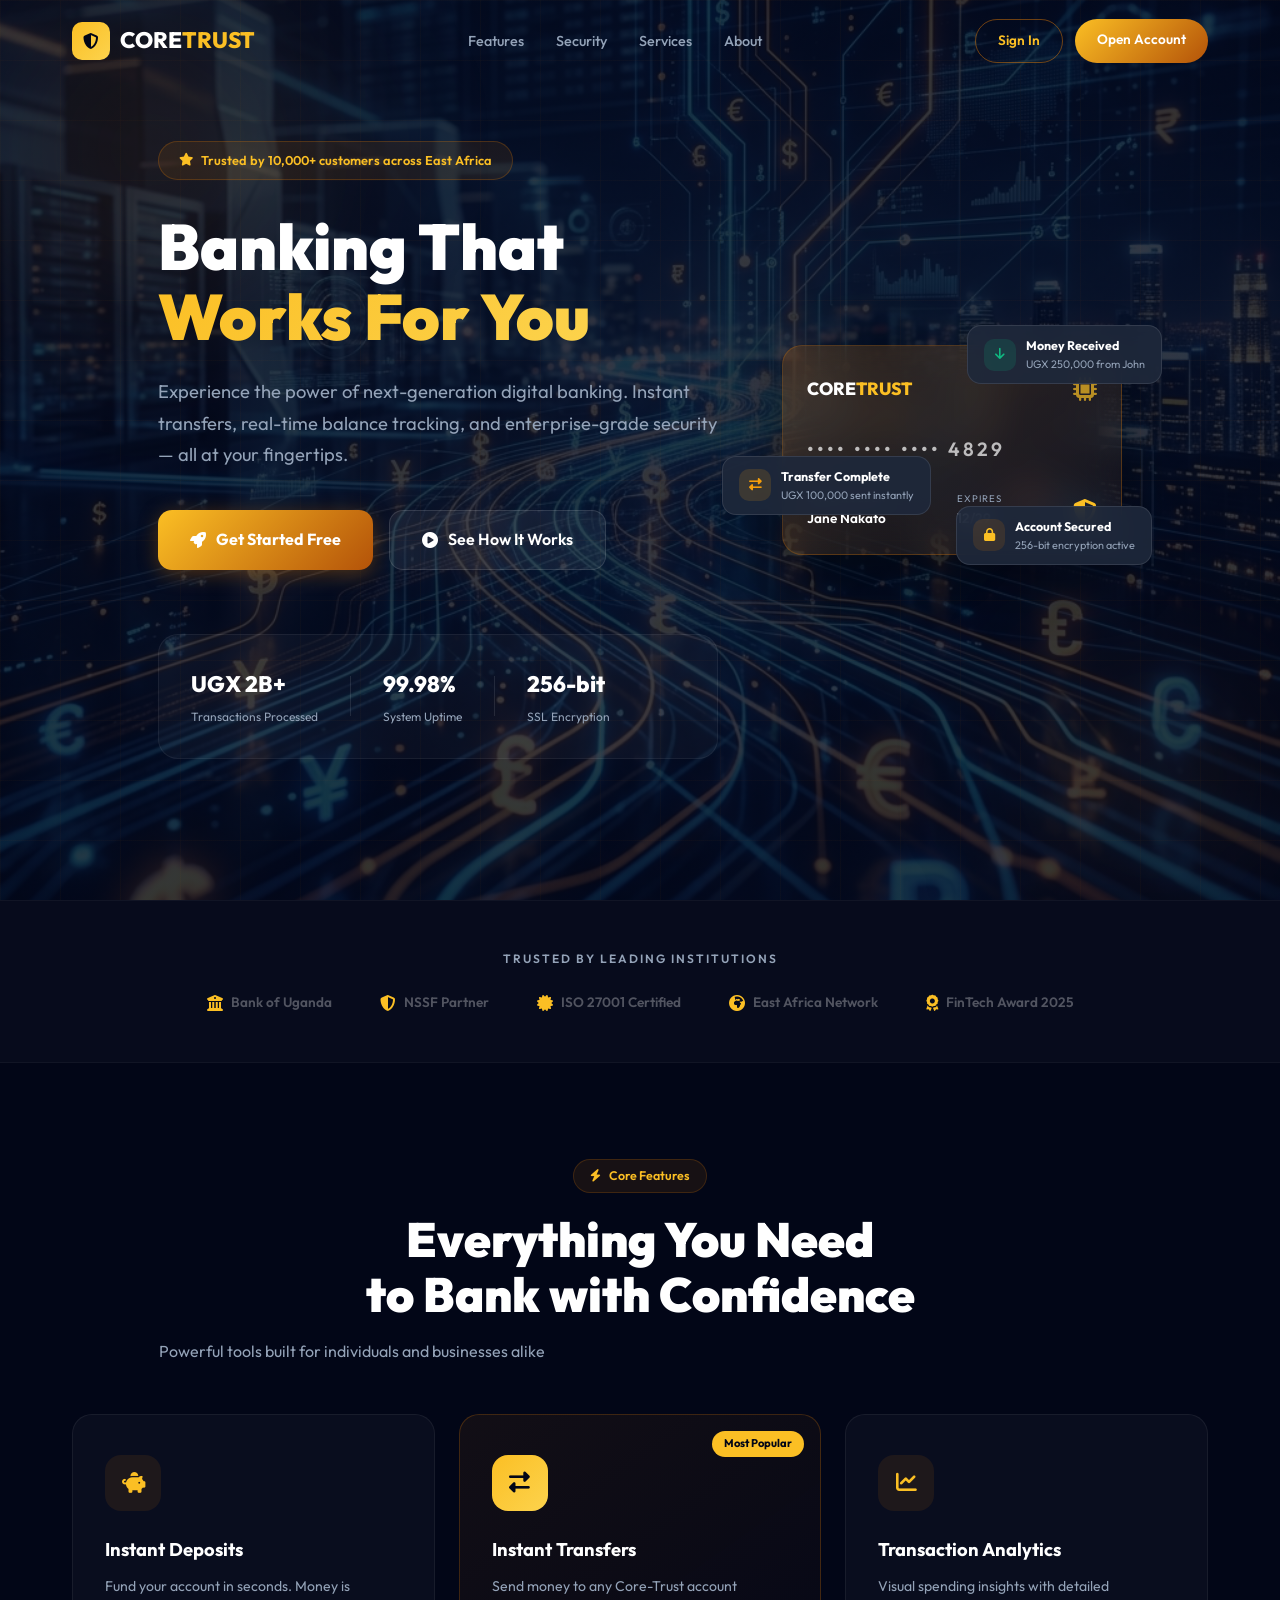
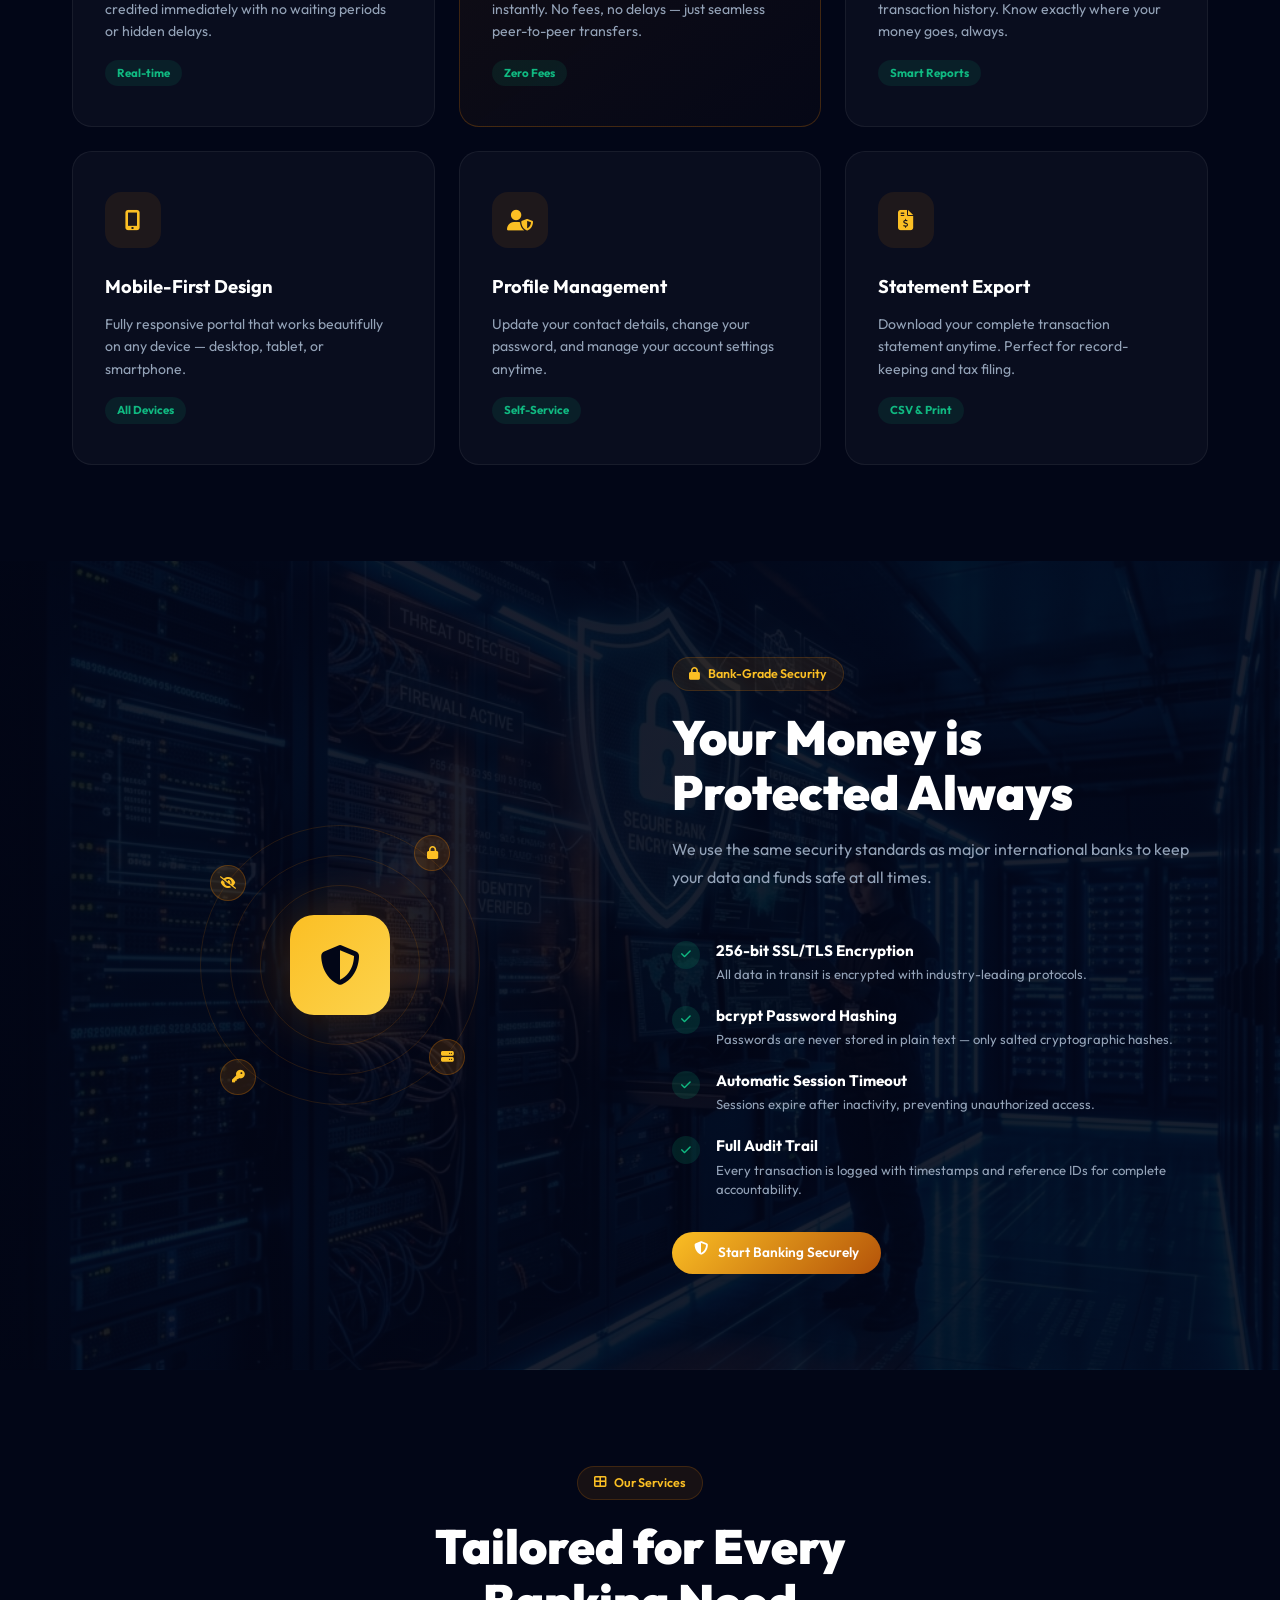
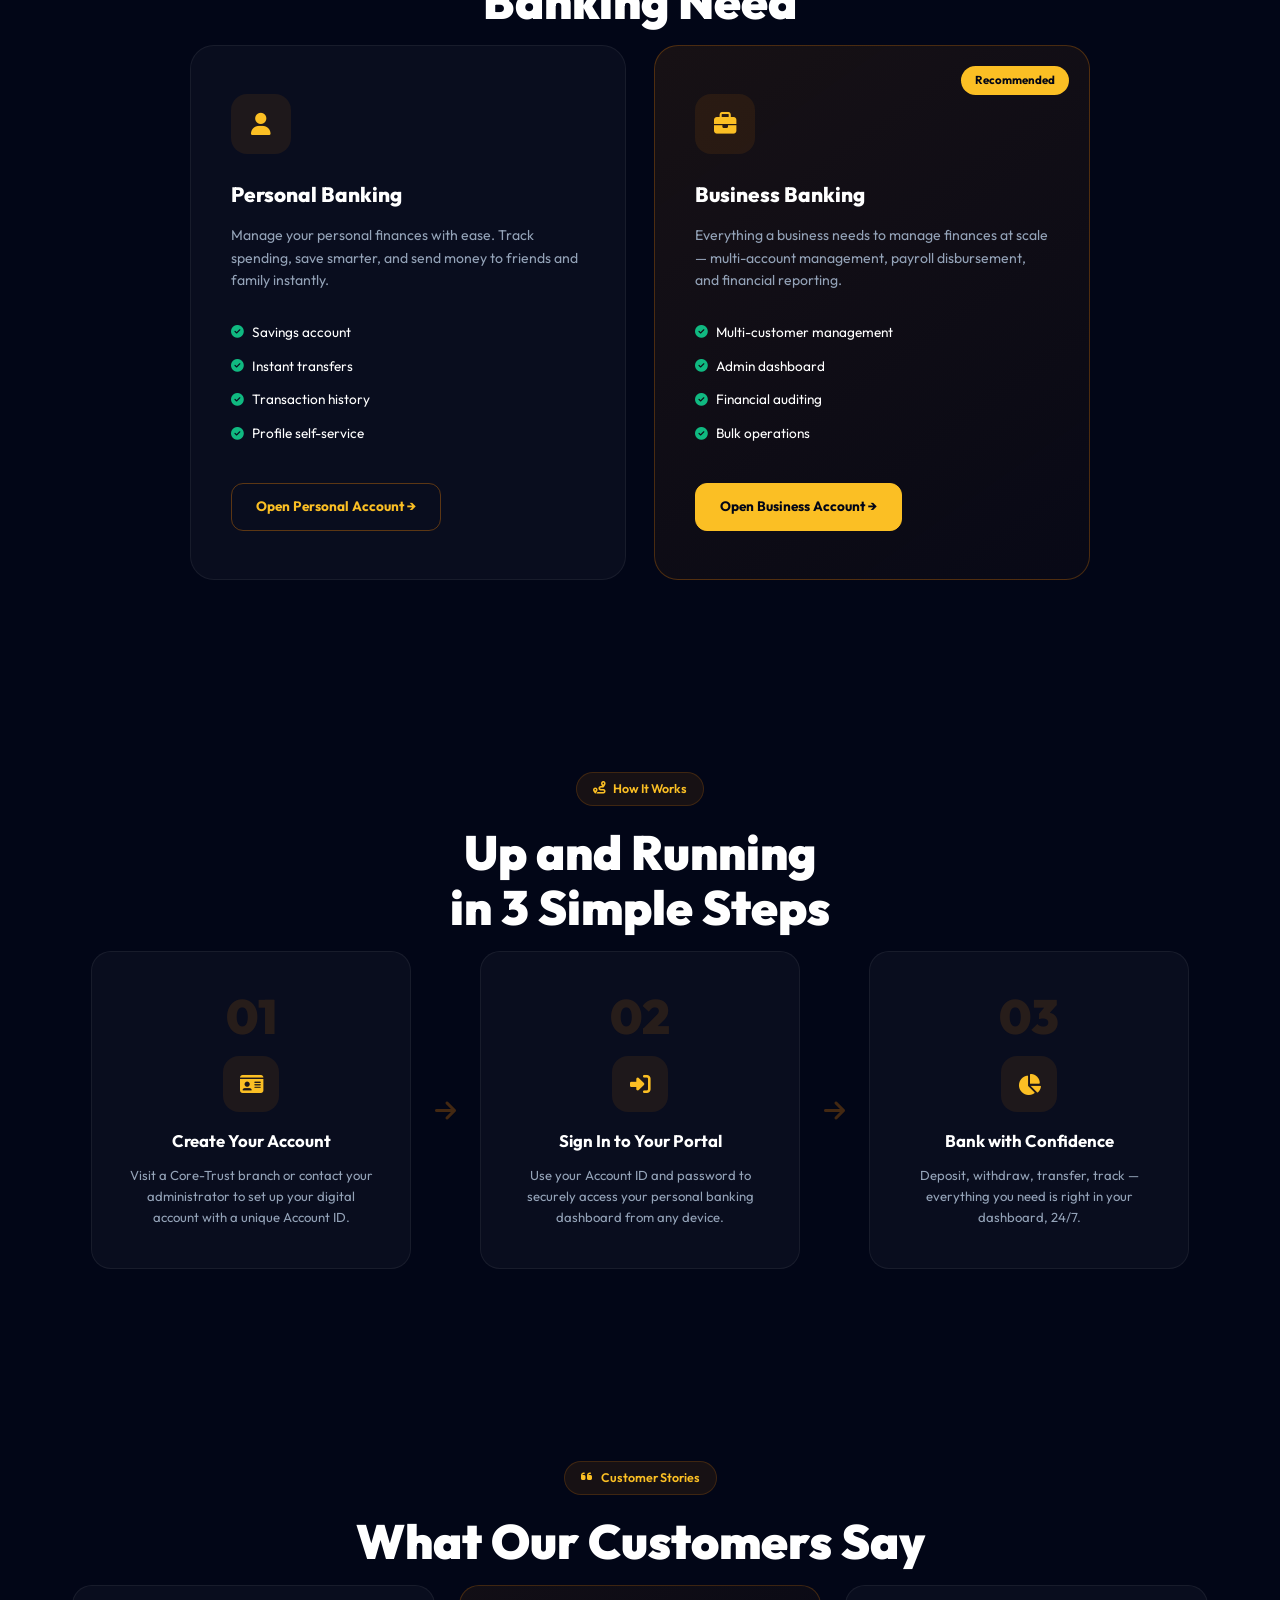
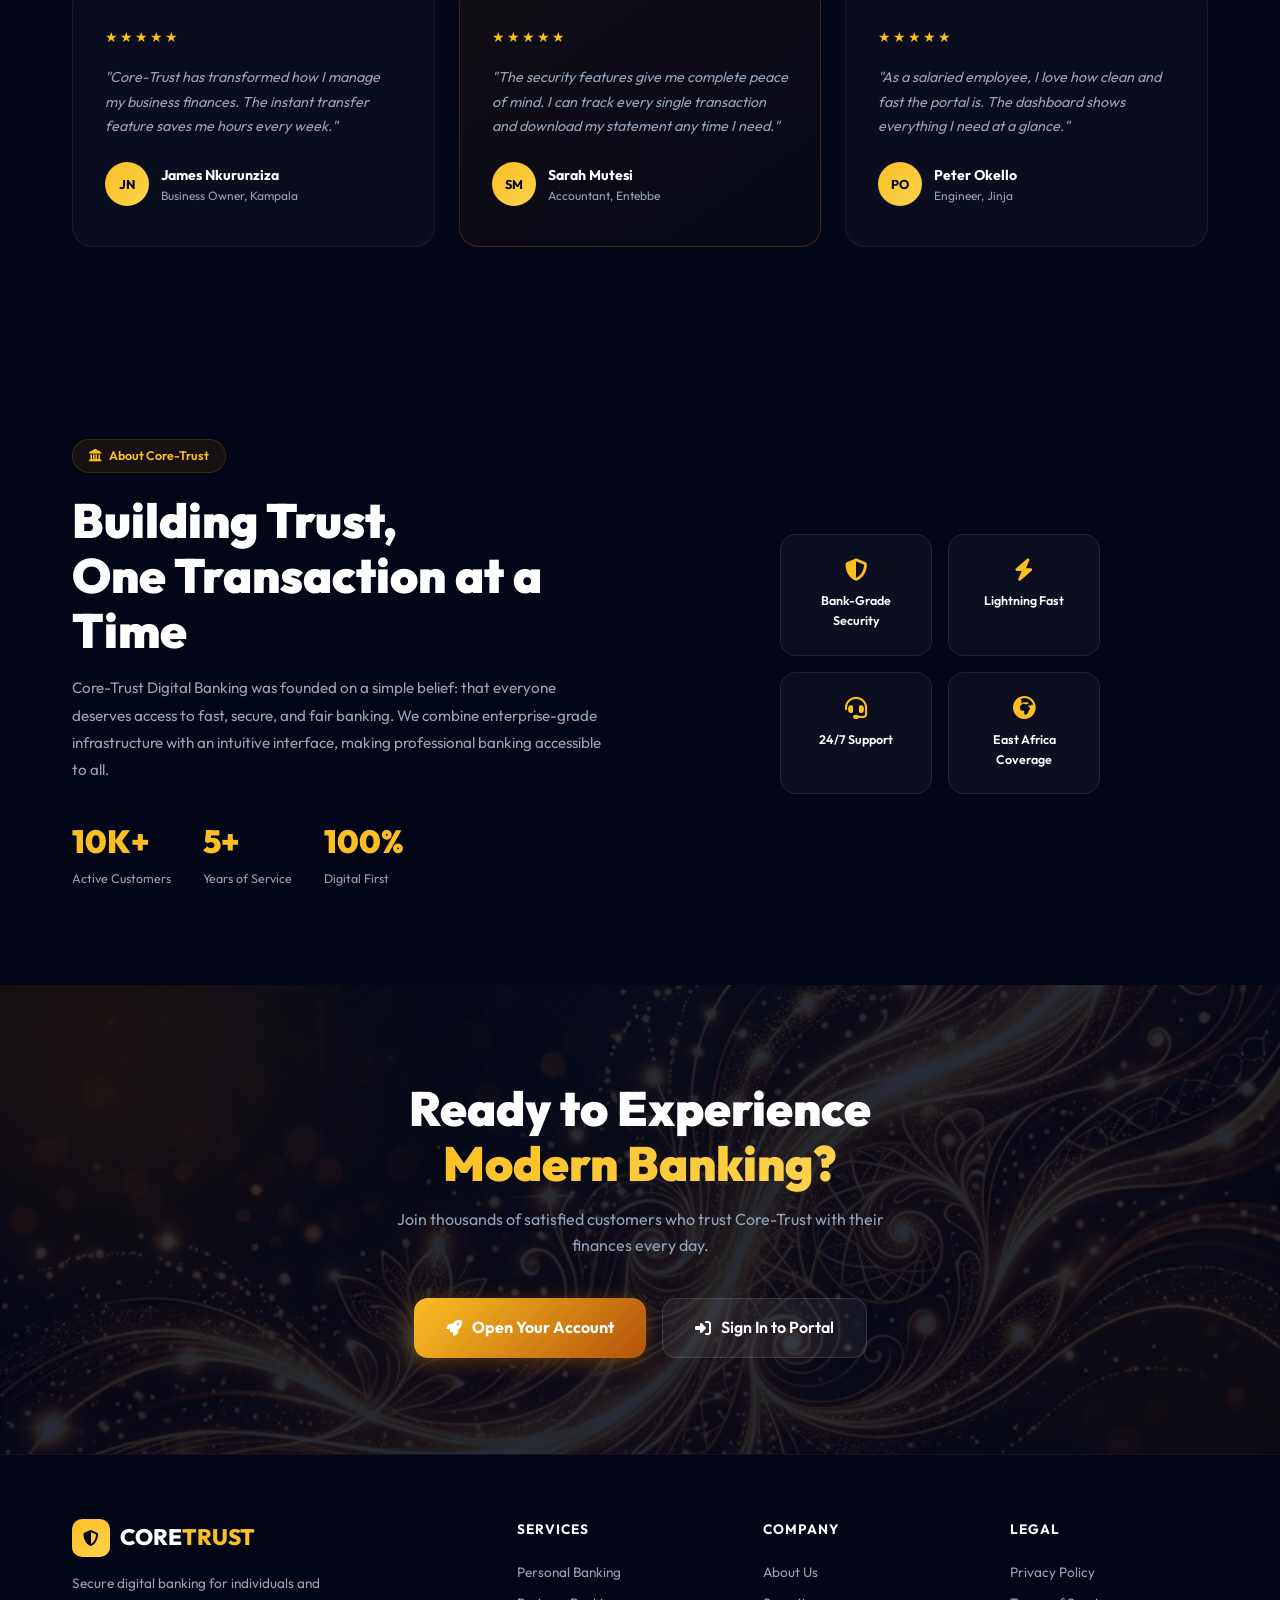
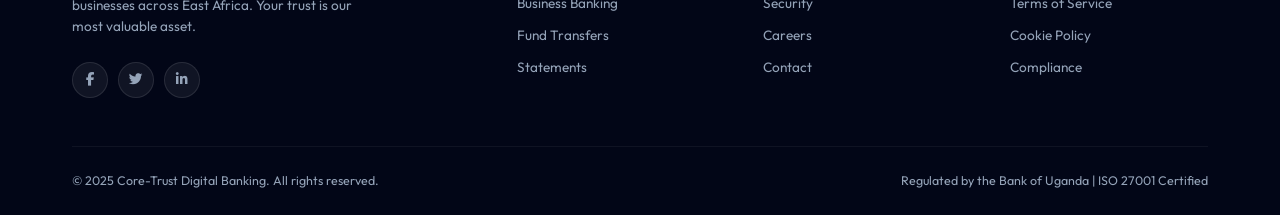
<file: frontend/index.html>
<!DOCTYPE html>
<html lang="en">
<head>
    <meta charset="UTF-8">
    <meta name="viewport" content="width=device-width, initial-scale=1.0">
    <title>Core-Trust Digital Banking | Secure. Modern. Yours.</title>
    <meta name="description" content="Core-Trust Digital Banking offers secure, modern banking solutions. Manage your accounts, transfer funds, and grow your savings — all in one place.">
    <meta name="keywords" content="digital banking, Core-Trust, online banking, secure banking, UGX, Uganda banking">
    <meta property="og:title" content="Core-Trust Digital Banking">
    <meta property="og:description" content="Experience the future of banking — secure, instant, and always accessible.">
    <meta property="og:type" content="website">
    <link href="https://fonts.googleapis.com/css2?family=Outfit:wght@300;400;500;600;700;800;900&display=swap" rel="stylesheet">
    <link rel="stylesheet" href="https://cdnjs.cloudflare.com/ajax/libs/font-awesome/6.4.0/css/all.min.css">
    <link rel="stylesheet" href="landing.css">
</head>
<body>

<!-- ════════════════════════════════════════════
     NAVIGATION
════════════════════════════════════════════ -->
<nav class="navbar" id="navbar">
    <div class="nav-container">
        <div class="nav-logo">
            <div class="nav-logo-icon"><i class="fas fa-shield-halved"></i></div>
            <span>CORE<span class="accent">TRUST</span></span>
        </div>
        <ul class="nav-links" id="nav-links">
            <li><a href="#features">Features</a></li>
            <li><a href="#security">Security</a></li>
            <li><a href="#services">Services</a></li>
            <li><a href="#about">About</a></li>
        </ul>
        <div class="nav-actions">
            <a href="signin.html" class="btn-outline" id="portal-btn">Sign In</a>
            <a href="signup.html" class="btn-solid">Open Account</a>
        </div>
        <button class="mobile-menu-btn" id="mobile-menu-btn" aria-label="Toggle menu">
            <span></span><span></span><span></span>
        </button>
    </div>
</nav>

<!-- Mobile Menu -->
<div class="mobile-menu" id="mobile-menu">
    <ul>
        <li><a href="#features">Features</a></li>
        <li><a href="#security">Security</a></li>
        <li><a href="#services">Services</a></li>
        <li><a href="#about">About</a></li>
        <li><a href="signup.html" class="mobile-cta">Open Account →</a></li>
    </ul>
</div>

<!-- ════════════════════════════════════════════
     HERO SECTION
════════════════════════════════════════════ -->
<section class="hero" id="home">
    <!-- Animated BG elements -->
    <div class="hero-orb orb-1"></div>
    <div class="hero-orb orb-2"></div>
    <div class="hero-orb orb-3"></div>
    <div class="hero-grid"></div>

    <div class="hero-container">
        <div class="hero-badge">
            <i class="fas fa-star"></i>
            Trusted by 10,000+ customers across East Africa
        </div>
        <h1 class="hero-title">
            Banking That<br>
            <span class="gradient-text">Works For You</span>
        </h1>
        <p class="hero-subtitle">
            Experience the power of next-generation digital banking. Instant transfers, real-time balance tracking, and enterprise-grade security — all at your fingertips.
        </p>
        <div class="hero-actions">
            <a href="signup.html" class="btn-hero-primary">
                <i class="fas fa-rocket"></i>
                Get Started Free
            </a>
            <a href="#features" class="btn-hero-secondary">
                <i class="fas fa-play-circle"></i>
                See How It Works
            </a>
        </div>

        <!-- Hero Stats -->
        <div class="hero-stats">
            <div class="hero-stat">
                <div class="hero-stat-value">UGX 2B+</div>
                <div class="hero-stat-label">Transactions Processed</div>
            </div>
            <div class="hero-stat-divider"></div>
            <div class="hero-stat">
                <div class="hero-stat-value">99.98%</div>
                <div class="hero-stat-label">System Uptime</div>
            </div>
            <div class="hero-stat-divider"></div>
            <div class="hero-stat">
                <div class="hero-stat-value">256-bit</div>
                <div class="hero-stat-label">SSL Encryption</div>
            </div>
        </div>
    </div>

    <!-- Hero Card Mockup -->
    <div class="hero-card-container">
        <div class="bank-card">
            <div class="card-top">
                <div class="card-brand">CORE<span>TRUST</span></div>
                <div class="card-chip">
                    <i class="fas fa-microchip"></i>
                </div>
            </div>
            <div class="card-number">•••• •••• •••• 4829</div>
            <div class="card-bottom">
                <div>
                    <div class="card-label">CARD HOLDER</div>
                    <div class="card-value">Jane Nakato</div>
                </div>
                <div>
                    <div class="card-label">EXPIRES</div>
                    <div class="card-value">12/29</div>
                </div>
                <div class="card-logo">
                    <i class="fas fa-shield-halved"></i>
                </div>
            </div>
        </div>

        <!-- Floating notification -->
        <div class="floating-notif notif-1">
            <div class="notif-icon success"><i class="fas fa-arrow-down"></i></div>
            <div class="notif-content">
                <div class="notif-title">Money Received</div>
                <div class="notif-sub">UGX 250,000 from John</div>
            </div>
        </div>
        <div class="floating-notif notif-2">
            <div class="notif-icon warning"><i class="fas fa-exchange-alt"></i></div>
            <div class="notif-content">
                <div class="notif-title">Transfer Complete</div>
                <div class="notif-sub">UGX 100,000 sent instantly</div>
            </div>
        </div>
        <div class="floating-notif notif-3">
            <div class="notif-icon primary"><i class="fas fa-lock"></i></div>
            <div class="notif-content">
                <div class="notif-title">Account Secured</div>
                <div class="notif-sub">256-bit encryption active</div>
            </div>
        </div>
    </div>
</section>

<!-- ════════════════════════════════════════════
     TRUST BAR
════════════════════════════════════════════ -->
<section class="trust-bar">
    <div class="trust-bar-inner">
        <span class="trust-label">Trusted by leading institutions</span>
        <div class="trust-logos">
            <div class="trust-logo"><i class="fas fa-university"></i> Bank of Uganda</div>
            <div class="trust-logo"><i class="fas fa-shield-alt"></i> NSSF Partner</div>
            <div class="trust-logo"><i class="fas fa-certificate"></i> ISO 27001 Certified</div>
            <div class="trust-logo"><i class="fas fa-globe-africa"></i> East Africa Network</div>
            <div class="trust-logo"><i class="fas fa-award"></i> FinTech Award 2025</div>
        </div>
    </div>
</section>

<!-- ════════════════════════════════════════════
     FEATURES SECTION
════════════════════════════════════════════ -->
<section class="features-section" id="features">
    <div class="section-container">
        <div class="section-badge"><i class="fas fa-bolt"></i> Core Features</div>
        <h2 class="section-title">Everything You Need<br>to Bank with Confidence</h2>
        <p class="section-subtitle">Powerful tools built for individuals and businesses alike</p>

        <div class="features-grid">
            <div class="feature-card" data-aos="fade-up">
                <div class="feature-icon">
                    <i class="fas fa-piggy-bank"></i>
                </div>
                <h3>Instant Deposits</h3>
                <p>Fund your account in seconds. Money is credited immediately with no waiting periods or hidden delays.</p>
                <div class="feature-tag">Real-time</div>
            </div>
            <div class="feature-card featured" data-aos="fade-up" data-aos-delay="100">
                <div class="feature-badge-pill">Most Popular</div>
                <div class="feature-icon featured-icon">
                    <i class="fas fa-exchange-alt"></i>
                </div>
                <h3>Instant Transfers</h3>
                <p>Send money to any Core-Trust account instantly. No fees, no delays — just seamless peer-to-peer transfers.</p>
                <div class="feature-tag">Zero Fees</div>
            </div>
            <div class="feature-card" data-aos="fade-up" data-aos-delay="200">
                <div class="feature-icon">
                    <i class="fas fa-chart-line"></i>
                </div>
                <h3>Transaction Analytics</h3>
                <p>Visual spending insights with detailed transaction history. Know exactly where your money goes, always.</p>
                <div class="feature-tag">Smart Reports</div>
            </div>
            <div class="feature-card" data-aos="fade-up" data-aos-delay="0">
                <div class="feature-icon">
                    <i class="fas fa-mobile-alt"></i>
                </div>
                <h3>Mobile-First Design</h3>
                <p>Fully responsive portal that works beautifully on any device — desktop, tablet, or smartphone.</p>
                <div class="feature-tag">All Devices</div>
            </div>
            <div class="feature-card" data-aos="fade-up" data-aos-delay="100">
                <div class="feature-icon">
                    <i class="fas fa-user-shield"></i>
                </div>
                <h3>Profile Management</h3>
                <p>Update your contact details, change your password, and manage your account settings anytime.</p>
                <div class="feature-tag">Self-Service</div>
            </div>
            <div class="feature-card" data-aos="fade-up" data-aos-delay="200">
                <div class="feature-icon">
                    <i class="fas fa-file-invoice-dollar"></i>
                </div>
                <h3>Statement Export</h3>
                <p>Download your complete transaction statement anytime. Perfect for record-keeping and tax filing.</p>
                <div class="feature-tag">CSV & Print</div>
            </div>
        </div>
    </div>
</section>

<!-- ════════════════════════════════════════════
     SECURITY SECTION
════════════════════════════════════════════ -->
<section class="security-section" id="security">
    <div class="section-container">
        <div class="security-inner">
            <div class="security-visual">
                <div class="security-shield-wrap">
                    <div class="security-shield">
                        <i class="fas fa-shield-halved"></i>
                    </div>
                    <div class="security-ring ring-1"></div>
                    <div class="security-ring ring-2"></div>
                    <div class="security-ring ring-3"></div>
                    <div class="security-dot dot-1"><i class="fas fa-lock"></i></div>
                    <div class="security-dot dot-2"><i class="fas fa-key"></i></div>
                    <div class="security-dot dot-3"><i class="fas fa-eye-slash"></i></div>
                    <div class="security-dot dot-4"><i class="fas fa-server"></i></div>
                </div>
            </div>
            <div class="security-content">
                <div class="section-badge"><i class="fas fa-lock"></i> Bank-Grade Security</div>
                <h2 class="section-title left">Your Money is<br>Protected Always</h2>
                <p class="section-subtitle left">We use the same security standards as major international banks to keep your data and funds safe at all times.</p>
                <div class="security-list">
                    <div class="security-item">
                        <div class="security-item-icon"><i class="fas fa-check"></i></div>
                        <div>
                            <strong>256-bit SSL/TLS Encryption</strong>
                            <p>All data in transit is encrypted with industry-leading protocols.</p>
                        </div>
                    </div>
                    <div class="security-item">
                        <div class="security-item-icon"><i class="fas fa-check"></i></div>
                        <div>
                            <strong>bcrypt Password Hashing</strong>
                            <p>Passwords are never stored in plain text — only salted cryptographic hashes.</p>
                        </div>
                    </div>
                    <div class="security-item">
                        <div class="security-item-icon"><i class="fas fa-check"></i></div>
                        <div>
                            <strong>Automatic Session Timeout</strong>
                            <p>Sessions expire after inactivity, preventing unauthorized access.</p>
                        </div>
                    </div>
                    <div class="security-item">
                        <div class="security-item-icon"><i class="fas fa-check"></i></div>
                        <div>
                            <strong>Full Audit Trail</strong>
                            <p>Every transaction is logged with timestamps and reference IDs for complete accountability.</p>
                        </div>
                    </div>
                </div>
                <a href="signin.html" class="btn-solid" style="display:inline-flex;gap:10px;margin-top:2rem;">
                    <i class="fas fa-shield-halved"></i> Start Banking Securely
                </a>
            </div>
        </div>
    </div>
</section>

<!-- ════════════════════════════════════════════
     SERVICES SECTION
════════════════════════════════════════════ -->
<section class="services-section" id="services">
    <div class="section-container">
        <div class="section-badge"><i class="fas fa-th-large"></i> Our Services</div>
        <h2 class="section-title">Tailored for Every<br>Banking Need</h2>
        <div class="services-grid">
            <div class="service-card personal">
                <div class="service-icon"><i class="fas fa-user"></i></div>
                <h3>Personal Banking</h3>
                <p>Manage your personal finances with ease. Track spending, save smarter, and send money to friends and family instantly.</p>
                <ul class="service-list">
                    <li><i class="fas fa-check-circle"></i> Savings account</li>
                    <li><i class="fas fa-check-circle"></i> Instant transfers</li>
                    <li><i class="fas fa-check-circle"></i> Transaction history</li>
                    <li><i class="fas fa-check-circle"></i> Profile self-service</li>
                </ul>
                <a href="signup.html" class="service-btn">Open Personal Account →</a>
            </div>
            <div class="service-card business highlighted">
                <div class="service-highlight-badge">Recommended</div>
                <div class="service-icon"><i class="fas fa-briefcase"></i></div>
                <h3>Business Banking</h3>
                <p>Everything a business needs to manage finances at scale — multi-account management, payroll disbursement, and financial reporting.</p>
                <ul class="service-list">
                    <li><i class="fas fa-check-circle"></i> Multi-customer management</li>
                    <li><i class="fas fa-check-circle"></i> Admin dashboard</li>
                    <li><i class="fas fa-check-circle"></i> Financial auditing</li>
                    <li><i class="fas fa-check-circle"></i> Bulk operations</li>
                </ul>
                <a href="signup.html" class="service-btn highlighted-btn">Open Business Account →</a>
            </div>
        </div>
    </div>
</section>

<!-- ════════════════════════════════════════════
     HOW IT WORKS
════════════════════════════════════════════ -->
<section class="how-section">
    <div class="section-container">
        <div class="section-badge"><i class="fas fa-route"></i> How It Works</div>
        <h2 class="section-title">Up and Running<br>in 3 Simple Steps</h2>
        <div class="steps-grid">
            <div class="step-card">
                <div class="step-number">01</div>
                <div class="step-icon"><i class="fas fa-id-card"></i></div>
                <h3>Create Your Account</h3>
                <p>Visit a Core-Trust branch or contact your administrator to set up your digital account with a unique Account ID.</p>
            </div>
            <div class="step-arrow"><i class="fas fa-arrow-right"></i></div>
            <div class="step-card">
                <div class="step-number">02</div>
                <div class="step-icon"><i class="fas fa-sign-in-alt"></i></div>
                <h3>Sign In to Your Portal</h3>
                <p>Use your Account ID and password to securely access your personal banking dashboard from any device.</p>
            </div>
            <div class="step-arrow"><i class="fas fa-arrow-right"></i></div>
            <div class="step-card">
                <div class="step-number">03</div>
                <div class="step-icon"><i class="fas fa-chart-pie"></i></div>
                <h3>Bank with Confidence</h3>
                <p>Deposit, withdraw, transfer, track — everything you need is right in your dashboard, 24/7.</p>
            </div>
        </div>
    </div>
</section>

<!-- ════════════════════════════════════════════
     TESTIMONIALS
════════════════════════════════════════════ -->
<section class="testimonials-section">
    <div class="section-container">
        <div class="section-badge"><i class="fas fa-quote-left"></i> Customer Stories</div>
        <h2 class="section-title">What Our Customers Say</h2>
        <div class="testimonials-grid">
            <div class="testimonial-card">
                <div class="testimonial-stars">★★★★★</div>
                <p>"Core-Trust has transformed how I manage my business finances. The instant transfer feature saves me hours every week."</p>
                <div class="testimonial-author">
                    <div class="testimonial-avatar">JN</div>
                    <div>
                        <div class="testimonial-name">James Nkurunziza</div>
                        <div class="testimonial-role">Business Owner, Kampala</div>
                    </div>
                </div>
            </div>
            <div class="testimonial-card featured-testimonial">
                <div class="testimonial-stars">★★★★★</div>
                <p>"The security features give me complete peace of mind. I can track every single transaction and download my statement any time I need."</p>
                <div class="testimonial-author">
                    <div class="testimonial-avatar">SM</div>
                    <div>
                        <div class="testimonial-name">Sarah Mutesi</div>
                        <div class="testimonial-role">Accountant, Entebbe</div>
                    </div>
                </div>
            </div>
            <div class="testimonial-card">
                <div class="testimonial-stars">★★★★★</div>
                <p>"As a salaried employee, I love how clean and fast the portal is. The dashboard shows everything I need at a glance."</p>
                <div class="testimonial-author">
                    <div class="testimonial-avatar">PO</div>
                    <div>
                        <div class="testimonial-name">Peter Okello</div>
                        <div class="testimonial-role">Engineer, Jinja</div>
                    </div>
                </div>
            </div>
        </div>
    </div>
</section>

<!-- ════════════════════════════════════════════
     ABOUT SECTION
════════════════════════════════════════════ -->
<section class="about-section" id="about">
    <div class="section-container">
        <div class="about-inner">
            <div class="about-content">
                <div class="section-badge"><i class="fas fa-landmark"></i> About Core-Trust</div>
                <h2 class="section-title left">Building Trust,<br>One Transaction at a Time</h2>
                <p class="about-text">Core-Trust Digital Banking was founded on a simple belief: that everyone deserves access to fast, secure, and fair banking. We combine enterprise-grade infrastructure with an intuitive interface, making professional banking accessible to all.</p>
                <div class="about-stats">
                    <div class="about-stat">
                        <div class="about-stat-value">10K+</div>
                        <div class="about-stat-label">Active Customers</div>
                    </div>
                    <div class="about-stat">
                        <div class="about-stat-value">5+</div>
                        <div class="about-stat-label">Years of Service</div>
                    </div>
                    <div class="about-stat">
                        <div class="about-stat-value">100%</div>
                        <div class="about-stat-label">Digital First</div>
                    </div>
                </div>
            </div>
            <div class="about-visual">
                <div class="about-card-stack">
                    <div class="about-mini-card card-a">
                        <i class="fas fa-shield-halved"></i>
                        <span>Bank-Grade Security</span>
                    </div>
                    <div class="about-mini-card card-b">
                        <i class="fas fa-bolt"></i>
                        <span>Lightning Fast</span>
                    </div>
                    <div class="about-mini-card card-c">
                        <i class="fas fa-headset"></i>
                        <span>24/7 Support</span>
                    </div>
                    <div class="about-mini-card card-d">
                        <i class="fas fa-globe-africa"></i>
                        <span>East Africa Coverage</span>
                    </div>
                </div>
            </div>
        </div>
    </div>
</section>

<!-- ════════════════════════════════════════════
     CTA SECTION
════════════════════════════════════════════ -->
<section class="cta-section">
    <div class="cta-orb cta-orb-1"></div>
    <div class="cta-orb cta-orb-2"></div>
    <div class="section-container">
        <div class="cta-content">
            <h2>Ready to Experience<br><span class="gradient-text">Modern Banking?</span></h2>
            <p>Join thousands of satisfied customers who trust Core-Trust with their finances every day.</p>
            <div class="cta-actions">
                <a href="signup.html" class="btn-hero-primary">
                    <i class="fas fa-rocket"></i> Open Your Account
                </a>
                <a href="signin.html" class="btn-hero-secondary">
                    <i class="fas fa-sign-in-alt"></i> Sign In to Portal
                </a>
            </div>
        </div>
    </div>
</section>

<!-- ════════════════════════════════════════════
     FOOTER
════════════════════════════════════════════ -->
<footer class="footer">
    <div class="footer-container">
        <div class="footer-top">
            <div class="footer-brand">
                <div class="nav-logo" style="margin-bottom:1rem;">
                    <div class="nav-logo-icon"><i class="fas fa-shield-halved"></i></div>
                    <span>CORE<span class="accent">TRUST</span></span>
                </div>
                <p>Secure digital banking for individuals and businesses across East Africa. Your trust is our most valuable asset.</p>
                <div class="footer-socials">
                    <a href="#" class="social-link" aria-label="Facebook"><i class="fab fa-facebook-f"></i></a>
                    <a href="#" class="social-link" aria-label="Twitter"><i class="fab fa-twitter"></i></a>
                    <a href="#" class="social-link" aria-label="LinkedIn"><i class="fab fa-linkedin-in"></i></a>
                </div>
            </div>
            <div class="footer-links-col">
                <h4>Services</h4>
                <ul>
                    <li><a href="#features">Personal Banking</a></li>
                    <li><a href="#services">Business Banking</a></li>
                    <li><a href="#features">Fund Transfers</a></li>
                    <li><a href="#features">Statements</a></li>
                </ul>
            </div>
            <div class="footer-links-col">
                <h4>Company</h4>
                <ul>
                    <li><a href="#about">About Us</a></li>
                    <li><a href="#security">Security</a></li>
                    <li><a href="#">Careers</a></li>
                    <li><a href="#">Contact</a></li>
                </ul>
            </div>
            <div class="footer-links-col">
                <h4>Legal</h4>
                <ul>
                    <li><a href="#">Privacy Policy</a></li>
                    <li><a href="#">Terms of Service</a></li>
                    <li><a href="#">Cookie Policy</a></li>
                    <li><a href="#">Compliance</a></li>
                </ul>
            </div>
        </div>
        <div class="footer-bottom">
            <p>© 2025 Core-Trust Digital Banking. All rights reserved.</p>
            <p>Regulated by the Bank of Uganda | ISO 27001 Certified</p>
        </div>
    </div>
</footer>

<script>
// Navbar scroll behavior
const navbar = document.getElementById('navbar');
window.addEventListener('scroll', () => {
    navbar.classList.toggle('scrolled', window.scrollY > 50);
});

// Mobile menu
const mobileMenuBtn = document.getElementById('mobile-menu-btn');
const mobileMenu = document.getElementById('mobile-menu');
mobileMenuBtn.addEventListener('click', () => {
    mobileMenuBtn.classList.toggle('active');
    mobileMenu.classList.toggle('active');
});

// Close mobile menu on link click
document.querySelectorAll('.mobile-menu a').forEach(link => {
    link.addEventListener('click', () => {
        mobileMenuBtn.classList.remove('active');
        mobileMenu.classList.remove('active');
    });
});

// Smooth scroll for nav links
document.querySelectorAll('a[href^="#"]').forEach(anchor => {
    anchor.addEventListener('click', function(e) {
        e.preventDefault();
        const target = document.querySelector(this.getAttribute('href'));
        if (target) target.scrollIntoView({ behavior: 'smooth', block: 'start' });
    });
});

// Intersection Observer for scroll animations
const observer = new IntersectionObserver((entries) => {
    entries.forEach(entry => {
        if (entry.isIntersecting) {
            entry.target.classList.add('visible');
        }
    });
}, { threshold: 0.15, rootMargin: '0px 0px -50px 0px' });

document.querySelectorAll('.feature-card, .step-card, .testimonial-card, .service-card, .security-item, .about-mini-card').forEach(el => {
    el.classList.add('animate-on-scroll');
    observer.observe(el);
});

// Counter animation for stats
function animateCounter(el, target, suffix = '') {
    let current = 0;
    const increment = target / 60;
    const timer = setInterval(() => {
        current += increment;
        if (current >= target) {
            current = target;
            clearInterval(timer);
        }
        el.textContent = Math.floor(current).toLocaleString() + suffix;
    }, 16);
}
</script>
</body>
</html>
</file>
<file: frontend/landing.css>
@import url('https://fonts.googleapis.com/css2?family=Outfit:wght@300;400;500;600;700;800;900&display=swap');
:root{--bg:#020617;--color-primary:#0F172A;--color-accent:#fbbf24;--color-accent-dark:#d97706;--color-bg:#020617;--color-text:#FFFFFF;--color-text-muted:#CBD5E1;--color-text-dim:#94A3B8;--surface:#1E293B;--accent:#fbbf24;--accent-light:#FCD34D;--white:#fff;--text:#FFFFFF;--muted:#94A3B8;--success:#10B981;--danger:#EF4444;--radius:16px;--font:'Outfit',sans-serif;--transition:all .3s cubic-bezier(.4,0,.2,1)}
*,*::before,*::after{margin:0;padding:0;box-sizing:border-box}
html{scroll-behavior:smooth}
body{font-family:var(--font);background:var(--bg);color:var(--text);line-height:1.6;overflow-x:hidden}

/* NAV */
.navbar{position:fixed;top:0;left:0;width:100%;z-index:1000;padding:1.2rem 0;transition:var(--transition)}
.navbar.scrolled{background:rgba(15,23,42,.95);backdrop-filter:blur(20px);border-bottom:1px solid rgba(217,119,6,.15);padding:.8rem 0}
.nav-container{max-width:1200px;margin:0 auto;padding:0 2rem;display:flex;align-items:center;justify-content:space-between}
.nav-logo{display:flex;align-items:center;gap:10px;font-size:1.4rem;font-weight:800;color:var(--white);text-decoration:none}
.nav-logo .accent{color:var(--accent)}
.nav-logo-icon{width:38px;height:38px;background:linear-gradient(135deg,var(--accent),var(--accent-light));border-radius:10px;display:flex;align-items:center;justify-content:center;color:var(--bg);font-size:1rem}
.nav-links{display:flex;list-style:none;gap:2rem}
.nav-links a{color:var(--muted);text-decoration:none;font-weight:500;font-size:.9rem;transition:var(--transition)}
.nav-links a:hover{color:var(--accent)}
.nav-actions{display:flex;gap:12px}
.btn-outline{padding:10px 22px;border:1.5px solid rgba(217,119,6,.5);color:var(--accent);border-radius:50px;text-decoration:none;font-weight:600;font-size:.85rem;transition:var(--transition)}
.btn-outline:hover{background:var(--accent);color:var(--bg)}
.btn-solid{padding:10px 22px;background:linear-gradient(135deg,var(--accent),#b45309);color:var(--white);border-radius:50px;text-decoration:none;font-weight:600;font-size:.85rem;transition:var(--transition);border:none;cursor:pointer}
.btn-solid:hover{transform:translateY(-2px);box-shadow:0 8px 24px rgba(217,119,6,.4)}
.mobile-menu-btn{display:none;flex-direction:column;gap:5px;background:none;border:none;cursor:pointer;padding:5px}
.mobile-menu-btn span{width:24px;height:2px;background:var(--white);transition:var(--transition)}
.mobile-menu{display:none;position:fixed;top:70px;left:0;width:100%;background:rgba(15,23,42,.98);backdrop-filter:blur(20px);padding:2rem;z-index:999}
.mobile-menu.active{display:block}
.mobile-menu ul{list-style:none;display:flex;flex-direction:column;gap:1rem}
.mobile-menu a{color:var(--text);text-decoration:none;font-size:1.1rem;font-weight:500;display:block;padding:.8rem 0;border-bottom:1px solid rgba(255,255,255,.05)}
.mobile-cta{color:var(--accent)!important;font-weight:700!important}

/* HERO */
.hero{min-height:100vh;display:flex;align-items:center;justify-content:center;position:relative;overflow:hidden;padding:8rem 2rem 4rem}
.hero-orb{position:absolute;border-radius:50%;filter:blur(80px);pointer-events:none;animation:orbFloat 8s ease-in-out infinite alternate}
.orb-1{width:500px;height:500px;background:radial-gradient(circle,rgba(217,119,6,.15),transparent 70%);top:-100px;left:-100px}
.orb-2{width:350px;height:350px;background:radial-gradient(circle,rgba(217,119,6,.1),transparent 70%);bottom:-50px;right:-50px;animation-delay:-4s}
.orb-3{width:200px;height:200px;background:radial-gradient(circle,rgba(16,185,129,.08),transparent 70%);top:40%;left:60%;animation-delay:-2s}
.hero-grid{position:absolute;inset:0;background-image:linear-gradient(rgba(217,119,6,.03) 1px,transparent 1px),linear-gradient(90deg,rgba(217,119,6,.03) 1px,transparent 1px);background-size:60px 60px;pointer-events:none}
@keyframes orbFloat{from{transform:translate(0,0) scale(1)}to{transform:translate(30px,20px) scale(1.05)}}
.hero-container{max-width:700px;text-align:center;position:relative;z-index:1}
.hero-badge{display:inline-flex;align-items:center;gap:8px;padding:8px 20px;background:rgba(217,119,6,.1);border:1px solid rgba(217,119,6,.25);border-radius:50px;color:var(--accent);font-size:.8rem;font-weight:600;margin-bottom:2rem}
.hero-title{font-size:clamp(2.5rem,7vw,4rem);font-weight:900;line-height:1.1;margin-bottom:1.5rem;color:var(--white)}
.gradient-text{background:linear-gradient(135deg,var(--accent),var(--accent-light));-webkit-background-clip:text;-webkit-text-fill-color:transparent;background-clip:text}
.hero-subtitle{font-size:clamp(.95rem,2vw,1.15rem);color:var(--muted);max-width:560px;margin:0 auto 2.5rem;line-height:1.7}
.hero-actions{display:flex;gap:16px;justify-content:center;flex-wrap:wrap}
.btn-hero-primary{display:inline-flex;align-items:center;gap:10px;padding:16px 32px;background:linear-gradient(135deg,var(--accent),#b45309);color:var(--white);border-radius:14px;text-decoration:none;font-weight:700;font-size:1rem;transition:var(--transition);box-shadow:0 4px 20px rgba(217,119,6,.35)}
.btn-hero-primary:hover{transform:translateY(-3px);box-shadow:0 8px 30px rgba(217,119,6,.5)}
.btn-hero-secondary{display:inline-flex;align-items:center;gap:10px;padding:16px 32px;background:rgba(255,255,255,.06);border:1px solid rgba(255,255,255,.12);color:var(--white);border-radius:14px;text-decoration:none;font-weight:600;font-size:1rem;transition:var(--transition)}
.btn-hero-secondary:hover{background:rgba(255,255,255,.12);border-color:rgba(217,119,6,.3)}
.hero-stats{display:flex;align-items:center;justify-content:center;gap:2rem;margin-top:4rem;padding:2rem;background:rgba(255,255,255,.03);border:1px solid rgba(255,255,255,.06);border-radius:20px}
.hero-stat-value{font-size:1.4rem;font-weight:800;color:var(--white)}
.hero-stat-label{font-size:.75rem;color:var(--muted);margin-top:4px}
.hero-stat-divider{width:1px;height:40px;background:rgba(255,255,255,.1)}

/* HERO CARD */
.hero-card-container{position:absolute;right:-60px;top:50%;transform:translateY(-50%);z-index:1;display:none}
@media(min-width:1100px){
.hero{flex-direction:row;gap:4rem;padding:8rem 4rem}
.hero-container{text-align:left;max-width:600px}
.hero-actions{justify-content:flex-start}
.hero-stats{justify-content:flex-start}
.hero-subtitle{margin-left:0}
.hero-card-container{position:relative;right:auto;top:auto;transform:none;display:block;flex-shrink:0}
}
.bank-card{width:340px;height:210px;background:linear-gradient(145deg,rgba(217,119,6,.2),rgba(217,119,6,.05));border:1px solid rgba(217,119,6,.25);border-radius:20px;padding:1.5rem;display:flex;flex-direction:column;justify-content:space-between;backdrop-filter:blur(20px);box-shadow:0 20px 60px rgba(0,0,0,.4);position:relative;z-index:2}
.card-top{display:flex;justify-content:space-between;align-items:center}
.card-brand{font-size:1.1rem;font-weight:800;color:var(--white)}
.card-brand span{color:var(--accent)}
.card-chip{font-size:1.5rem;color:var(--accent);opacity:.7}
.card-number{font-size:1.2rem;font-weight:600;color:rgba(255,255,255,.7);letter-spacing:3px;margin:1rem 0}
.card-bottom{display:flex;justify-content:space-between;align-items:flex-end}
.card-label{font-size:.6rem;color:var(--muted);text-transform:uppercase;letter-spacing:1px;margin-bottom:2px}
.card-value{font-size:.85rem;font-weight:600;color:var(--white)}
.card-logo{font-size:1.5rem;color:var(--accent)}

/* Floating notifs */
.floating-notif{position:absolute;display:flex;align-items:center;gap:10px;padding:10px 16px;background:rgba(30,41,59,.9);border:1px solid rgba(255,255,255,.1);border-radius:14px;backdrop-filter:blur(10px);z-index:3;animation:notifFloat 4s ease-in-out infinite alternate;white-space:nowrap}
.notif-1{top:-20px;right:-40px;animation-delay:0s}
.notif-2{bottom:40px;left:-60px;animation-delay:1.5s}
.notif-3{bottom:-10px;right:-30px;animation-delay:3s}
@keyframes notifFloat{from{transform:translateY(0)}to{transform:translateY(-8px)}}
.notif-icon{width:32px;height:32px;border-radius:10px;display:flex;align-items:center;justify-content:center;font-size:.8rem;flex-shrink:0}
.notif-icon.success{background:rgba(16,185,129,.15);color:var(--success)}
.notif-icon.warning{background:rgba(245,158,11,.15);color:#F59E0B}
.notif-icon.primary{background:rgba(217,119,6,.15);color:var(--accent)}
.notif-title{font-size:.78rem;font-weight:700;color:var(--white)}
.notif-sub{font-size:.68rem;color:var(--muted)}

/* TRUST BAR */
.trust-bar{padding:3rem 0;background:rgba(255,255,255,.02);border-top:1px solid rgba(255,255,255,.04);border-bottom:1px solid rgba(255,255,255,.04)}
.trust-bar-inner{max-width:1200px;margin:0 auto;padding:0 2rem;text-align:center}
.trust-label{font-size:.75rem;color:var(--muted);text-transform:uppercase;letter-spacing:2px;font-weight:600;display:block;margin-bottom:1.5rem}
.trust-logos{display:flex;justify-content:center;gap:3rem;flex-wrap:wrap}
.trust-logo{display:flex;align-items:center;gap:8px;color:rgba(255,255,255,.3);font-size:.85rem;font-weight:600}
.trust-logo i{color:var(--accent);font-size:1rem}

/* SECTION UTILS */
.section-container{max-width:1200px;margin:0 auto;padding:0 2rem}
.section-badge{display:inline-flex;align-items:center;gap:8px;padding:6px 16px;background:rgba(217,119,6,.1);border:1px solid rgba(217,119,6,.2);border-radius:50px;color:var(--accent);font-size:.78rem;font-weight:600;margin-bottom:1.2rem}
.section-title{font-size:clamp(2rem,5vw,3rem);font-weight:900;line-height:1.15;margin-bottom:1rem;color:var(--white)}
.section-title.left{text-align:left}
.section-subtitle{font-size:1rem;color:var(--muted);max-width:560px;margin-bottom:3rem;line-height:1.7}
.section-subtitle.left{text-align:left}

/* FEATURES */
.features-section{padding:6rem 0;text-align:center}
.features-grid{display:grid;grid-template-columns:repeat(3,1fr);gap:24px;margin-top:1rem}
.feature-card{background:rgba(255,255,255,.03);border:1px solid rgba(255,255,255,.06);border-radius:20px;padding:2.5rem 2rem;text-align:left;transition:var(--transition);position:relative;overflow:hidden}
.feature-card:hover{transform:translateY(-6px);border-color:rgba(217,119,6,.3);box-shadow:0 20px 40px rgba(0,0,0,.3)}
.feature-card.featured{background:linear-gradient(145deg,rgba(217,119,6,.08),rgba(217,119,6,.02));border-color:rgba(217,119,6,.25)}
.feature-badge-pill{position:absolute;top:16px;right:16px;padding:4px 12px;background:var(--accent);color:var(--bg);border-radius:50px;font-size:.7rem;font-weight:700}
.feature-icon{width:56px;height:56px;border-radius:16px;background:rgba(217,119,6,.1);display:flex;align-items:center;justify-content:center;font-size:1.3rem;color:var(--accent);margin-bottom:1.5rem}
.feature-icon.featured-icon{background:linear-gradient(135deg,var(--accent),var(--accent-light));color:var(--bg)}
.feature-card h3{font-size:1.15rem;font-weight:700;margin-bottom:.7rem;color:var(--white)}
.feature-card p{font-size:.88rem;color:var(--muted);line-height:1.6;margin-bottom:1rem}
.feature-tag{display:inline-block;padding:4px 12px;background:rgba(16,185,129,.1);color:var(--success);border-radius:50px;font-size:.72rem;font-weight:700}

/* SECURITY */
.security-section{padding:6rem 0}
.security-inner{display:flex;gap:4rem;align-items:center}
.security-visual{flex:1;display:flex;justify-content:center}
.security-shield-wrap{position:relative;width:280px;height:280px;display:flex;align-items:center;justify-content:center}
.security-shield{width:100px;height:100px;background:linear-gradient(135deg,var(--accent),var(--accent-light));border-radius:24px;display:flex;align-items:center;justify-content:center;font-size:2.5rem;color:var(--bg);z-index:2;position:relative;box-shadow:0 0 60px rgba(217,119,6,.3)}
.security-ring{position:absolute;border:1px solid rgba(217,119,6,.15);border-radius:50%;animation:pulse 3s ease-in-out infinite}
.ring-1{width:160px;height:160px;animation-delay:0s}
.ring-2{width:220px;height:220px;animation-delay:1s}
.ring-3{width:280px;height:280px;animation-delay:2s}
@keyframes pulse{0%,100%{transform:scale(1);opacity:.3}50%{transform:scale(1.05);opacity:.8}}
.security-dot{position:absolute;width:36px;height:36px;background:rgba(217,119,6,.15);border:1px solid rgba(217,119,6,.3);border-radius:50%;display:flex;align-items:center;justify-content:center;color:var(--accent);font-size:.8rem}
.dot-1{top:10px;right:30px}.dot-2{bottom:10px;left:20px}.dot-3{top:40px;left:10px}.dot-4{bottom:30px;right:15px}
.security-content{flex:1}
.security-list{display:flex;flex-direction:column;gap:1.2rem;margin-top:2rem}
.security-item{display:flex;gap:1rem;align-items:flex-start}
.security-item-icon{width:28px;height:28px;min-width:28px;background:rgba(16,185,129,.15);border-radius:50%;display:flex;align-items:center;justify-content:center;color:var(--success);font-size:.7rem;margin-top:2px}
.security-item strong{display:block;color:var(--white);font-size:.95rem;margin-bottom:2px}
.security-item p{color:var(--muted);font-size:.82rem;line-height:1.5}

/* SERVICES */
.services-section{padding:6rem 0;text-align:center}
.services-grid{display:grid;grid-template-columns:1fr 1fr;gap:28px;max-width:900px;margin:0 auto}
.service-card{background:rgba(255,255,255,.03);border:1px solid rgba(255,255,255,.06);border-radius:24px;padding:3rem 2.5rem;text-align:left;transition:var(--transition);position:relative;overflow:hidden}
.service-card.highlighted{background:linear-gradient(145deg,rgba(217,119,6,.1),rgba(217,119,6,.03));border-color:rgba(217,119,6,.3)}
.service-highlight-badge{position:absolute;top:20px;right:20px;padding:5px 14px;background:var(--accent);color:var(--bg);border-radius:50px;font-size:.72rem;font-weight:700}
.service-icon{width:60px;height:60px;background:rgba(217,119,6,.1);border-radius:16px;display:flex;align-items:center;justify-content:center;font-size:1.4rem;color:var(--accent);margin-bottom:1.5rem}
.service-card h3{font-size:1.3rem;font-weight:800;color:var(--white);margin-bottom:.8rem}
.service-card p{font-size:.88rem;color:var(--muted);line-height:1.6;margin-bottom:1.5rem}
.service-list{list-style:none;margin-bottom:2rem}
.service-list li{display:flex;align-items:center;gap:8px;color:var(--text);font-size:.85rem;padding:6px 0}
.service-list i{color:var(--success);font-size:.8rem}
.service-btn{display:inline-block;padding:12px 24px;border:1.5px solid rgba(217,119,6,.4);color:var(--accent);border-radius:12px;text-decoration:none;font-weight:700;font-size:.85rem;transition:var(--transition)}
.service-btn:hover,.highlighted-btn{background:var(--accent);color:var(--bg)!important;border-color:var(--accent)}

/* HOW IT WORKS */
.how-section{padding:6rem 0;text-align:center}
.steps-grid{display:flex;align-items:center;justify-content:center;gap:1.5rem;margin-top:1rem}
.step-card{background:rgba(255,255,255,.03);border:1px solid rgba(255,255,255,.06);border-radius:20px;padding:2.5rem 2rem;flex:1;max-width:320px;transition:var(--transition)}
.step-card:hover{transform:translateY(-6px);border-color:rgba(217,119,6,.3)}
.step-number{font-size:3rem;font-weight:900;color:rgba(217,119,6,.15);line-height:1}
.step-icon{width:56px;height:56px;background:rgba(217,119,6,.1);border-radius:16px;display:flex;align-items:center;justify-content:center;color:var(--accent);font-size:1.3rem;margin:1rem auto}
.step-card h3{font-size:1.05rem;font-weight:700;color:var(--white);margin-bottom:.6rem}
.step-card p{font-size:.82rem;color:var(--muted);line-height:1.6}
.step-arrow{color:rgba(217,119,6,.3);font-size:1.5rem}

/* TESTIMONIALS */
.testimonials-section{padding:6rem 0;text-align:center}
.testimonials-grid{display:grid;grid-template-columns:repeat(3,1fr);gap:24px}
.testimonial-card{background:rgba(255,255,255,.03);border:1px solid rgba(255,255,255,.06);border-radius:20px;padding:2.5rem 2rem;text-align:left;transition:var(--transition)}
.testimonial-card:hover{border-color:rgba(217,119,6,.3)}
.featured-testimonial{background:linear-gradient(145deg,rgba(217,119,6,.08),rgba(217,119,6,.02));border-color:rgba(217,119,6,.25)}
.testimonial-stars{color:var(--accent);font-size:.9rem;margin-bottom:1rem;letter-spacing:2px}
.testimonial-card>p{font-size:.9rem;color:var(--muted);line-height:1.7;margin-bottom:1.5rem;font-style:italic}
.testimonial-author{display:flex;align-items:center;gap:12px}
.testimonial-avatar{width:44px;height:44px;background:linear-gradient(135deg,var(--accent),var(--accent-light));border-radius:50%;display:flex;align-items:center;justify-content:center;font-weight:700;color:var(--bg);font-size:.8rem;flex-shrink:0}
.testimonial-name{font-weight:700;color:var(--white);font-size:.88rem}
.testimonial-role{font-size:.75rem;color:var(--muted)}

/* ABOUT */
.about-section{padding:6rem 0}
.about-inner{display:flex;gap:4rem;align-items:center}
.about-content{flex:1}
.about-text{font-size:.95rem;color:var(--muted);line-height:1.8;margin-bottom:2rem}
.about-stats{display:flex;gap:2rem}
.about-stat-value{font-size:2rem;font-weight:900;color:var(--accent)}
.about-stat-label{font-size:.78rem;color:var(--muted);margin-top:2px}
.about-visual{flex:1;display:flex;justify-content:center}
.about-card-stack{display:grid;grid-template-columns:1fr 1fr;gap:16px;max-width:320px}
.about-mini-card{background:rgba(255,255,255,.04);border:1px solid rgba(255,255,255,.08);border-radius:16px;padding:1.5rem;display:flex;flex-direction:column;align-items:center;gap:10px;text-align:center;transition:var(--transition)}
.about-mini-card:hover{border-color:rgba(217,119,6,.3);transform:translateY(-4px)}
.about-mini-card i{font-size:1.4rem;color:var(--accent)}
.about-mini-card span{font-size:.78rem;font-weight:600;color:var(--text)}

/* CTA */
.cta-section{padding:6rem 0;text-align:center;position:relative;overflow:hidden}
.cta-orb{position:absolute;border-radius:50%;filter:blur(100px);pointer-events:none}
.cta-orb-1{width:400px;height:400px;background:rgba(217,119,6,.12);top:-150px;left:-100px}
.cta-orb-2{width:300px;height:300px;background:rgba(217,119,6,.08);bottom:-100px;right:-80px}
.cta-content h2{font-size:clamp(2rem,5vw,3rem);font-weight:900;color:var(--white);margin-bottom:1rem;line-height:1.15}
.cta-content p{font-size:1rem;color:var(--muted);max-width:500px;margin:0 auto 2.5rem}
.cta-actions{display:flex;gap:16px;justify-content:center;flex-wrap:wrap}

/* FOOTER */
.footer{padding:4rem 0 0;border-top:1px solid rgba(255,255,255,.05)}
.footer-container{max-width:1200px;margin:0 auto;padding:0 2rem}
.footer-top{display:grid;grid-template-columns:2fr 1fr 1fr 1fr;gap:3rem;padding-bottom:3rem}
.footer-brand p{font-size:.85rem;color:var(--muted);line-height:1.6;margin-bottom:1.5rem;max-width:280px}
.footer-socials{display:flex;gap:10px}
.social-link{width:36px;height:36px;background:rgba(255,255,255,.06);border:1px solid rgba(255,255,255,.1);border-radius:50%;display:flex;align-items:center;justify-content:center;color:var(--muted);text-decoration:none;transition:var(--transition);font-size:.85rem}
.social-link:hover{background:var(--accent);color:var(--bg);border-color:var(--accent)}
.footer-links-col h4{font-size:.85rem;font-weight:700;color:var(--white);margin-bottom:1rem;text-transform:uppercase;letter-spacing:1px}
.footer-links-col ul{list-style:none}
.footer-links-col a{color:var(--muted);text-decoration:none;font-size:.85rem;display:block;padding:5px 0;transition:var(--transition)}
.footer-links-col a:hover{color:var(--accent)}
.footer-bottom{border-top:1px solid rgba(255,255,255,.05);padding:1.5rem 0;display:flex;justify-content:space-between;flex-wrap:wrap;gap:.5rem}
.footer-bottom p{font-size:.78rem;color:var(--muted)}

/* SCROLL ANIMATIONS */
.animate-on-scroll{opacity:0;transform:translateY(30px);transition:opacity .6s ease,transform .6s ease}
.animate-on-scroll.visible{opacity:1;transform:translateY(0)}

/* RESPONSIVE */
@media(max-width:900px){
.nav-links,.nav-actions{display:none}
.mobile-menu-btn{display:flex}
.features-grid,.testimonials-grid{grid-template-columns:1fr 1fr}
.services-grid{grid-template-columns:1fr}
.security-inner,.about-inner{flex-direction:column}
.security-visual{order:-1}
.steps-grid{flex-direction:column}
.step-arrow{transform:rotate(90deg)}
.footer-top{grid-template-columns:1fr 1fr}
.hero-stats{flex-direction:column;gap:1rem}
.hero-stat-divider{width:60px;height:1px}
}
@media(max-width:600px){
.features-grid,.testimonials-grid{grid-template-columns:1fr}
.footer-top{grid-template-columns:1fr}
.footer-bottom{flex-direction:column;text-align:center}
.about-stats{flex-direction:column;gap:1rem}
}

::-webkit-scrollbar{width:6px}
::-webkit-scrollbar-track{background:transparent}
::-webkit-scrollbar-thumb{background:#475569;border-radius:3px}
::-webkit-scrollbar-thumb:hover{background:var(--accent)}

/* SECTION BACKGROUNDS */
.hero {
    background: linear-gradient(rgba(2, 6, 23, 0.8), rgba(2, 6, 23, 0.8)), url('assets/landing-hero-bg.jpg');
    background-size: cover;
    background-position: center;
}

.security-section {
    background: linear-gradient(rgba(2, 6, 23, 0.9), rgba(2, 6, 23, 0.9)), url('assets/security-bg.jpg');
    background-size: cover;
    background-position: center;
}

.cta-section {
    background: linear-gradient(rgba(2, 6, 23, 0.85), rgba(2, 6, 23, 0.85)), url('assets/cta-bg.jpg');
    background-size: cover;
    background-position: center;
}
</file>
